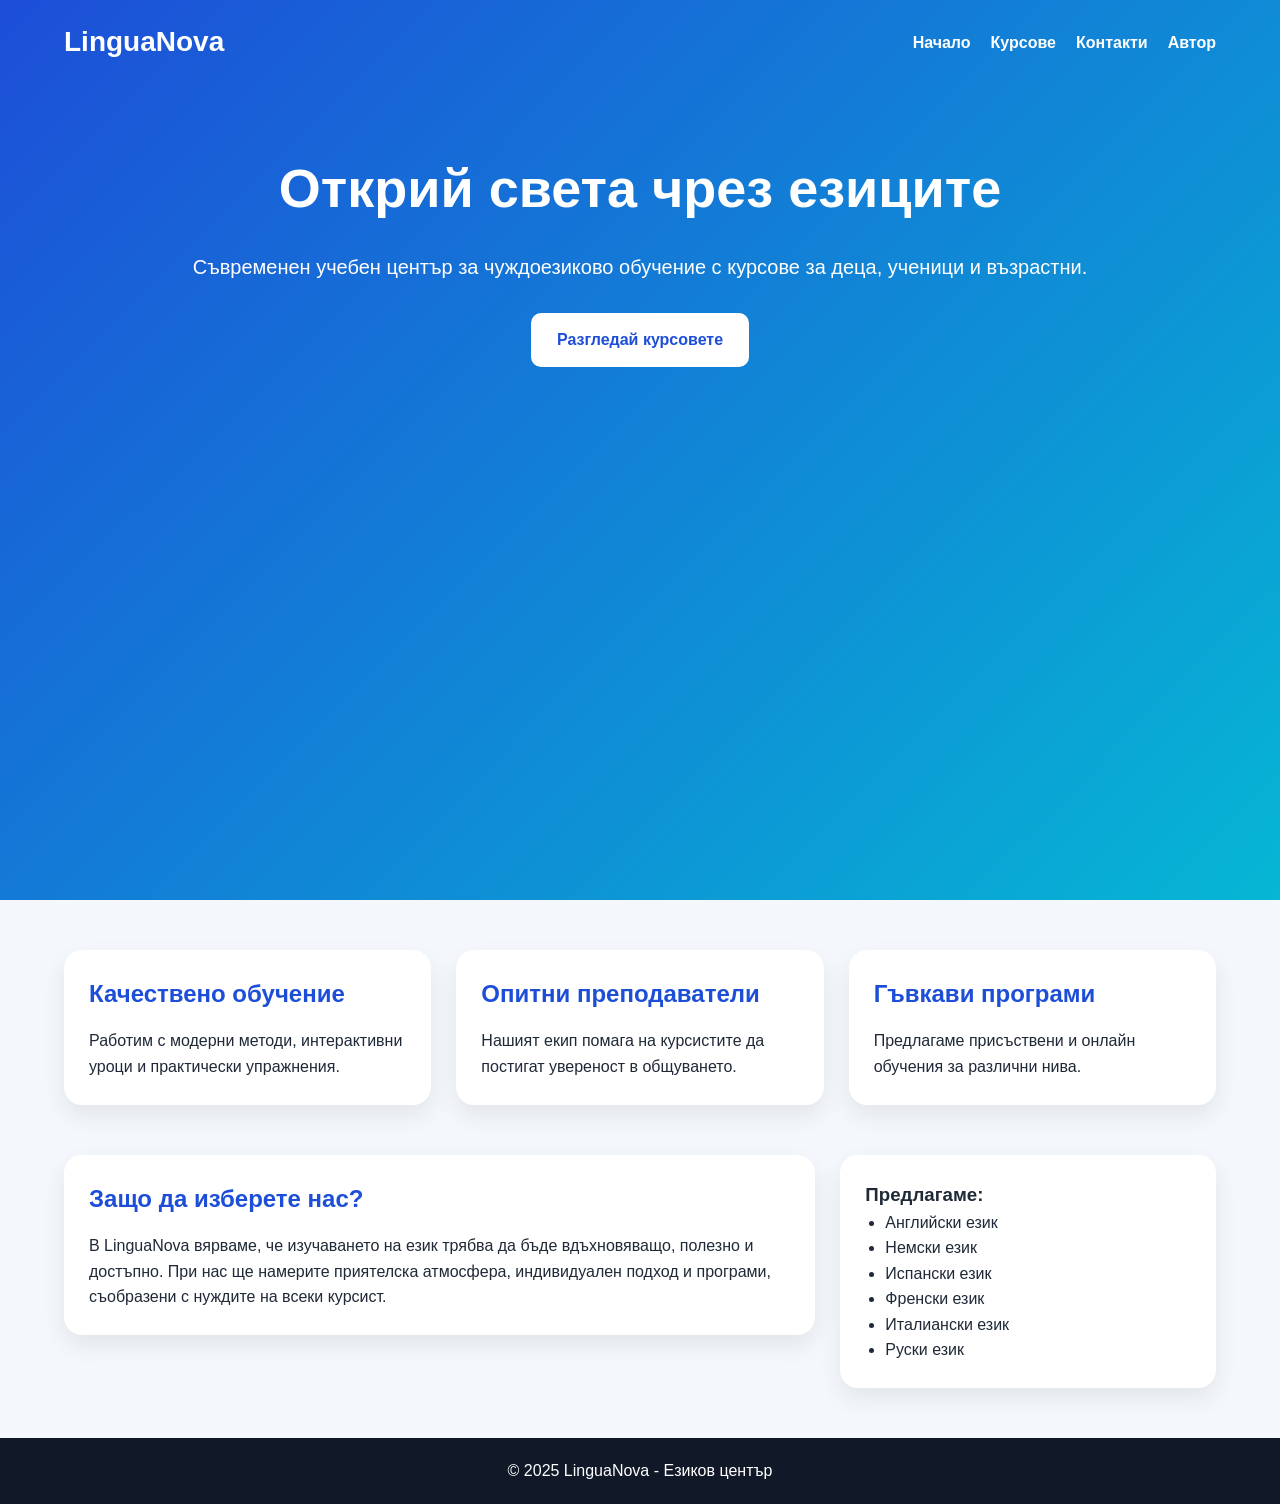
<file: index.html>
<!DOCTYPE html>
<html lang="bg">
<head>
    <meta charset="UTF-8">
    <meta name="viewport" content="width=device-width, initial-scale=1.0">
    <title>LinguaNova - Езиков център</title>
    <link rel="stylesheet" href="style.css">
</head>
<body>
    <header class="hero">
        <nav class="navbar">
            <div class="logo">LinguaNova</div>
            <ul class="nav-links">
                <li><a href="index.html">Начало</a></li>
                <li><a href="courses.html">Курсове</a></li>
                <li><a href="contacts.html">Контакти</a></li>
                <li><a href="author.html">Автор</a></li>
            </ul>
        </nav>

        <div class="hero-content">
            <h1>Открий света чрез езиците</h1>
            <p>Съвременен учебен център за чуждоезиково обучение с курсове за деца, ученици и възрастни.</p>
            <a href="courses.html" class="btn">Разгледай курсовете</a>
        </div>
    </header>

    <main class="container">
        <section class="cards">
            <div class="card fade-in">
                <h2>Качествено обучение</h2>
                <p>Работим с модерни методи, интерактивни уроци и практически упражнения.</p>
            </div>

            <div class="card fade-in">
                <h2>Опитни преподаватели</h2>
                <p>Нашият екип помага на курсистите да постигат увереност в общуването.</p>
            </div>

            <div class="card fade-in">
                <h2>Гъвкави програми</h2>
                <p>Предлагаме присъствени и онлайн обучения за различни нива.</p>
            </div>
        </section>

        <section class="info-section">
            <div class="info-text">
                <h2>Защо да изберете нас?</h2>
                <p>
                    В LinguaNova вярваме, че изучаването на език трябва да бъде вдъхновяващо, 
                    полезно и достъпно. При нас ще намерите приятелска атмосфера, 
                    индивидуален подход и програми, съобразени с нуждите на всеки курсист.
                </p>
            </div>
            <div class="info-box">
                <h3>Предлагаме:</h3>
                <ul>
                    <li>Английски език</li>
                    <li>Немски език</li>
                    <li>Испански език</li>
                    <li>Френски език</li>
                    <li>Италиански език</li>
                    <li>Руски език</li>
                </ul>
            </div>
        </section>
    </main>

    <footer>
        <p>© 2025 LinguaNova - Езиков център</p>
    </footer>
</body>
</html>
<script>
const elements = document.querySelectorAll('.fade-in');

const observer = new IntersectionObserver(entries => {
    entries.forEach(entry => {
        if (entry.isIntersecting) {
            entry.target.classList.add('show');
        }
    });
});

elements.forEach(el => observer.observe(el));
</script>
</file>
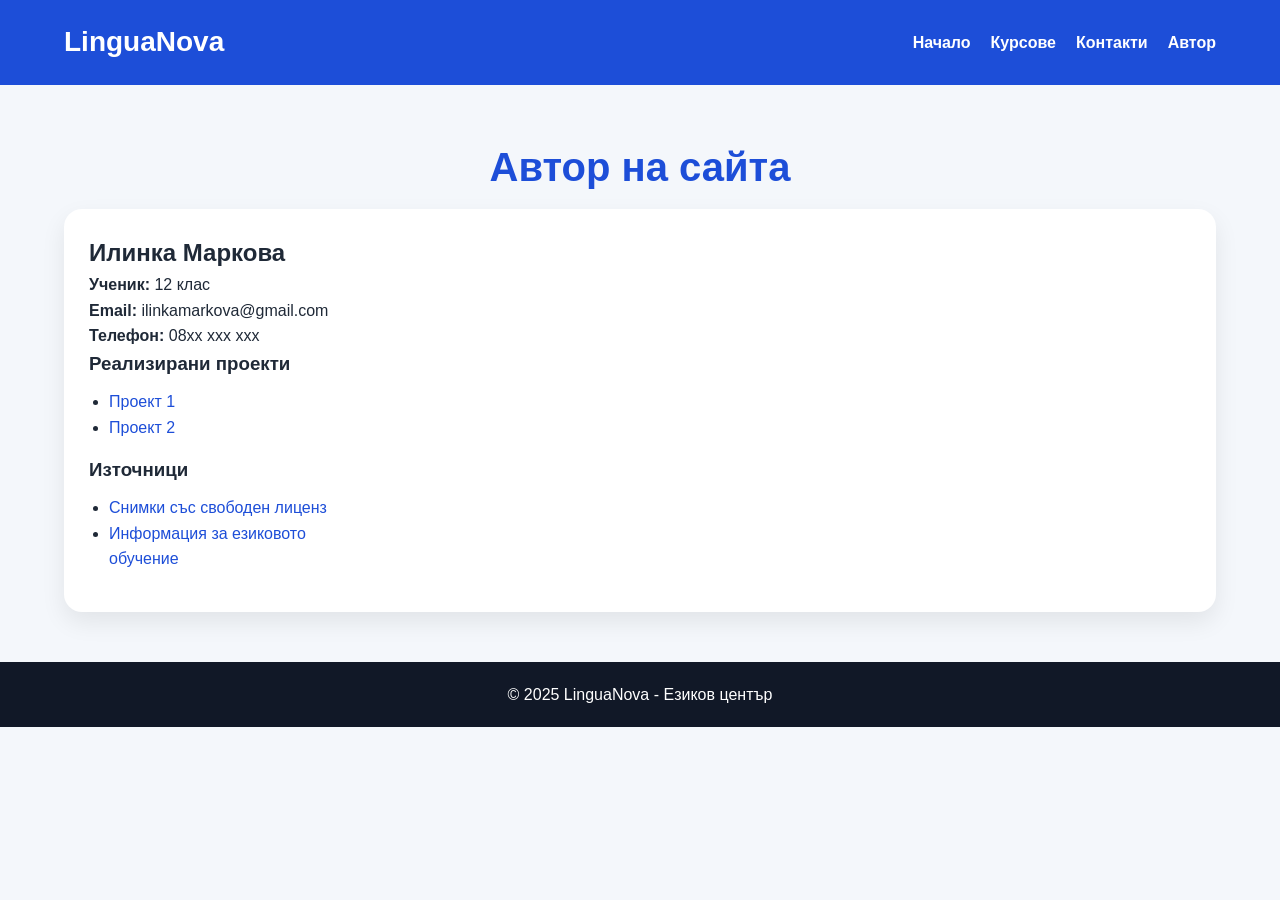
<file: author.html>
<!DOCTYPE html>
<html lang="bg">
<head>
    <meta charset="UTF-8">
    <meta name="viewport" content="width=device-width, initial-scale=1.0">
    <title>Автор - LinguaNova</title>
    <link rel="stylesheet" href="style.css">
</head>
<body>
    <nav class="navbar small-nav">
        <div class="logo">LinguaNova</div>
        <ul class="nav-links">
            <li><a href="index.html">Начало</a></li>
            <li><a href="courses.html">Курсове</a></li>
            <li><a href="contacts.html">Контакти</a></li>
            <li><a href="author.html">Автор</a></li>
        </ul>
    </nav>

    <main class="container">
        <h1 class="page-title">Автор на сайта</h1>

        <section class="author-card">
            <div class="author-info">
                <h2>Илинка Маркова</h2>
                <p><strong>Ученик:</strong> 12 клас</p>
                <p><strong>Email:</strong> ilinkamarkova@gmail.com</p>
                <p><strong>Телефон:</strong> 08xx xxx xxx</p>

                <h3>Реализирани проекти</h3>
                <ul>
                    <li><a href="#">Проект 1</a></li>
                    <li><a href="#">Проект 2</a></li>
                </ul>

                <h3>Източници</h3>
                <ul>
                    <li><a href="#">Снимки със свободен лиценз</a></li>
                    <li><a href="#">Информация за езиковото обучение</a></li>
                </ul>
            </div>
        </section>
    </main>

    <footer>
        <p>© 2025 LinguaNova - Езиков център</p>
    </footer>
</body>
</html>
</file>
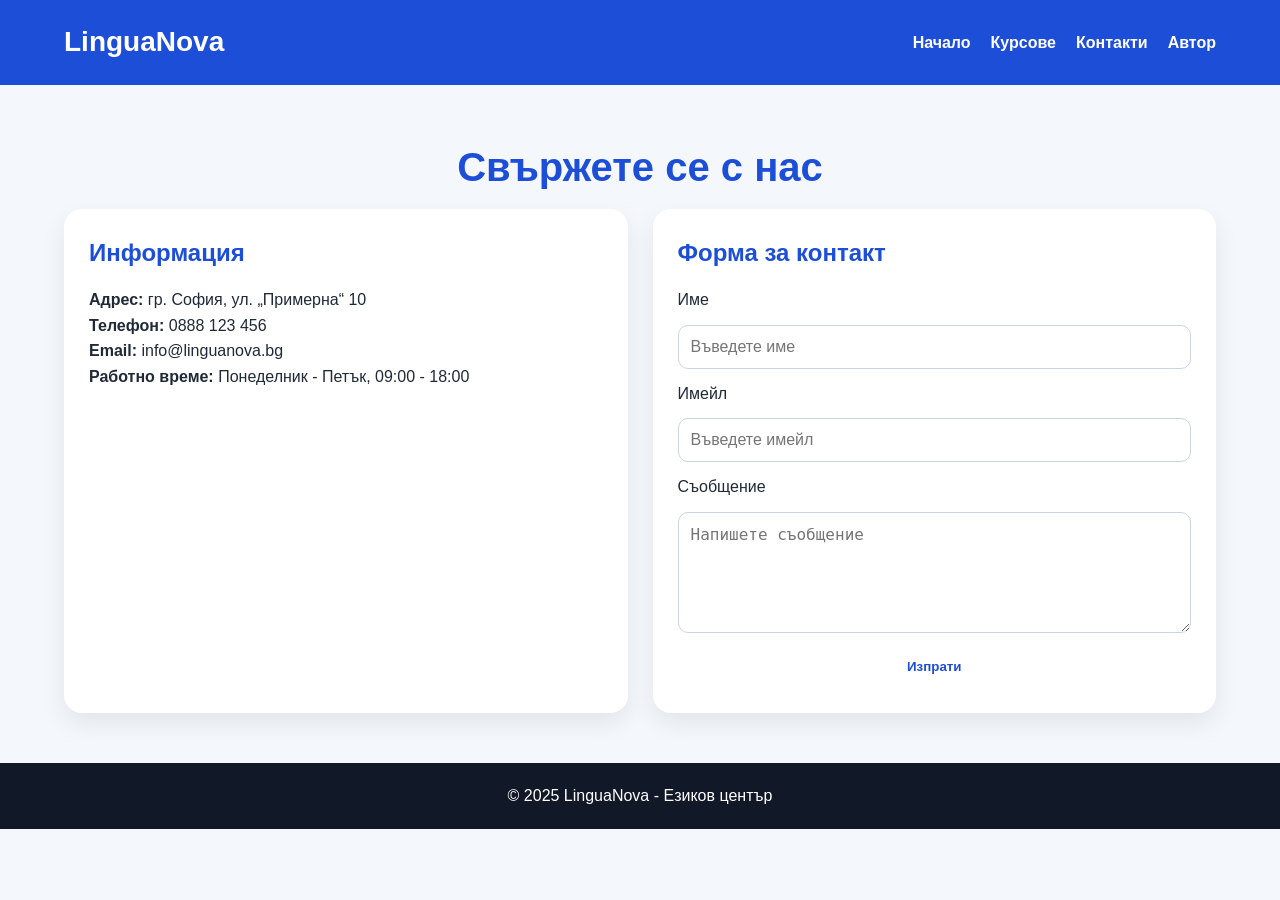
<file: contacts.html>
<!DOCTYPE html>
<html lang="bg">
<head>
    <meta charset="UTF-8">
    <meta name="viewport" content="width=device-width, initial-scale=1.0">
    <title>Контакти - LinguaNova</title>
    <link rel="stylesheet" href="style.css">
</head>
<body>
    <nav class="navbar small-nav">
        <div class="logo">LinguaNova</div>
        <ul class="nav-links">
            <li><a href="index.html">Начало</a></li>
            <li><a href="courses.html">Курсове</a></li>
            <li><a href="contacts.html">Контакти</a></li>
            <li><a href="author.html">Автор</a></li>
        </ul>
    </nav>

    <main class="container">
        <h1 class="page-title">Свържете се с нас</h1>

        <section class="contact-grid">
            <div class="contact-box">
                <h2>Информация</h2>
                <p><strong>Адрес:</strong> гр. София, ул. „Примерна“ 10</p>
                <p><strong>Телефон:</strong> 0888 123 456</p>
                <p><strong>Email:</strong> info@linguanova.bg</p>
                <p><strong>Работно време:</strong> Понеделник - Петък, 09:00 - 18:00</p>
            </div>

            <div class="contact-box">
                <h2>Форма за контакт</h2>
                <form>
                    <label for="name">Име</label>
                    <input type="text" id="name" placeholder="Въведете име" required>

                    <label for="email">Имейл</label>
                    <input type="email" id="email" placeholder="Въведете имейл" required>

                    <label for="message">Съобщение</label>
                    <textarea id="message" rows="5" placeholder="Напишете съобщение" required></textarea>

                    <button type="submit" class="btn">Изпрати</button>
                </form>
            </div>
        </section>
    </main>

    <footer>
        <p>© 2025 LinguaNova - Езиков център</p>
    </footer>
</body>
</html>
</file>
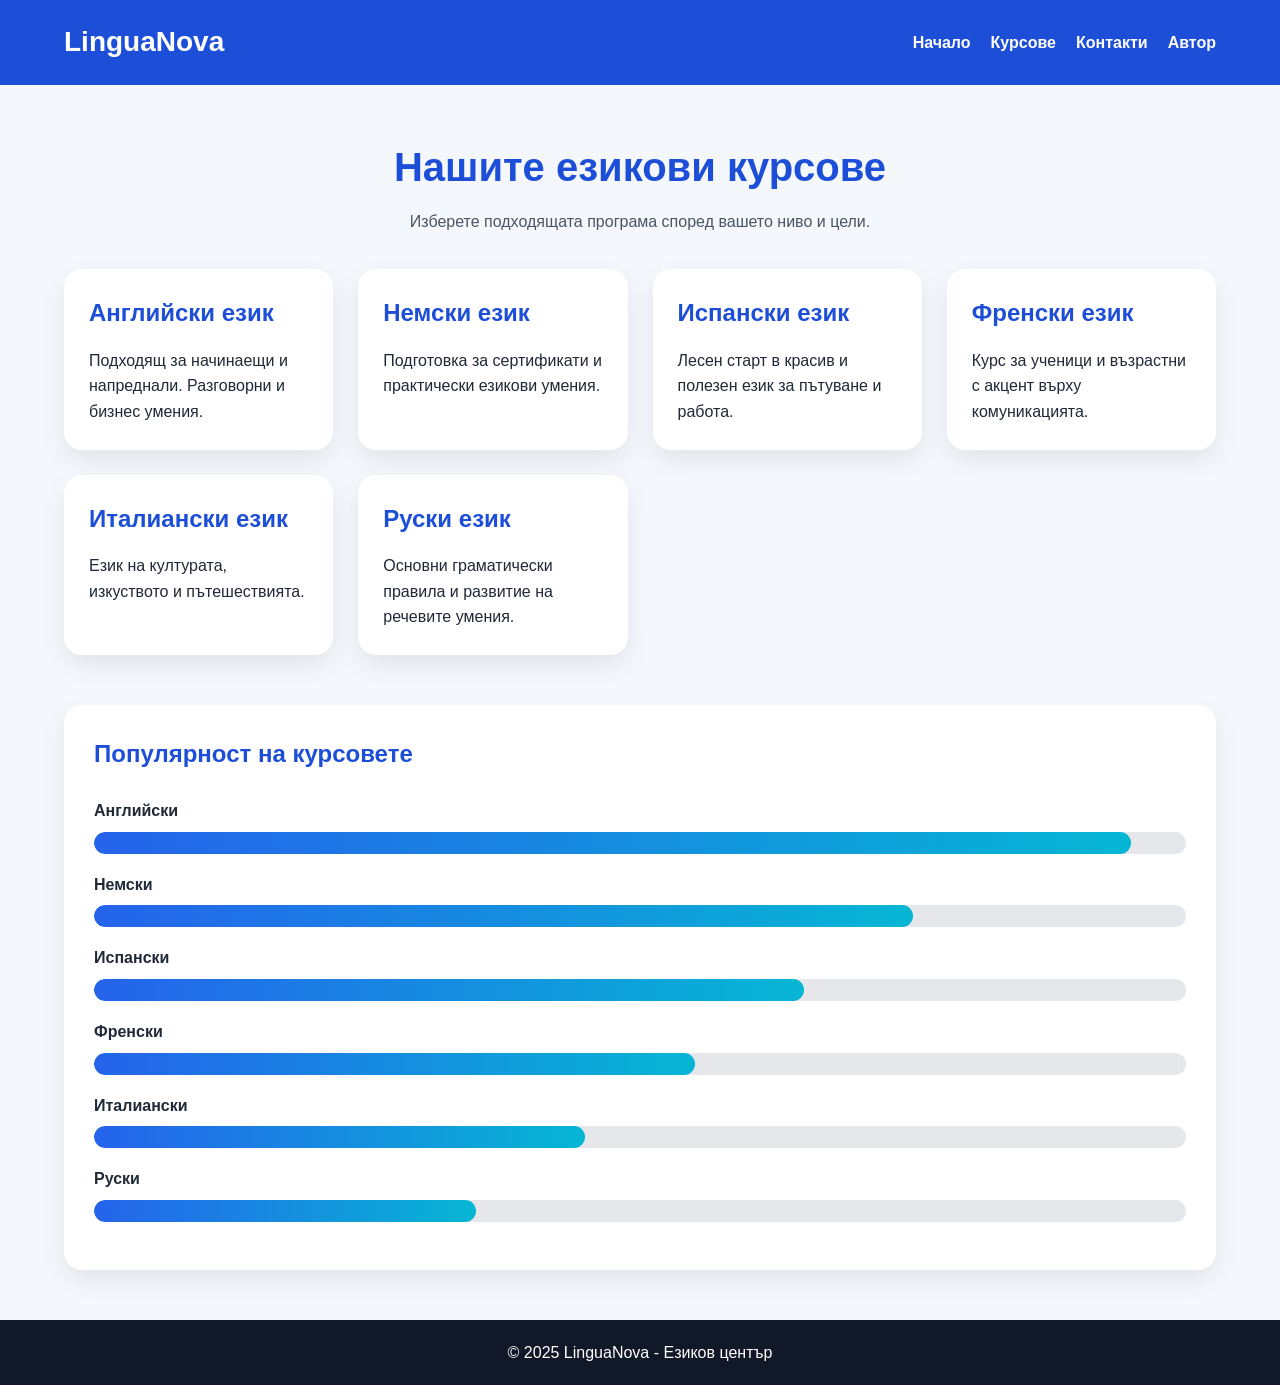
<file: courses.html>
<!DOCTYPE html>
<html lang="bg">
<head>
    <meta charset="UTF-8">
    <meta name="viewport" content="width=device-width, initial-scale=1.0">
    <title>Курсове - LinguaNova</title>
    <link rel="stylesheet" href="style.css">
</head>
<body>
    <nav class="navbar small-nav">
        <div class="logo">LinguaNova</div>
        <ul class="nav-links">
            <li><a href="index.html">Начало</a></li>
            <li><a href="courses.html">Курсове</a></li>
            <li><a href="contacts.html">Контакти</a></li>
            <li><a href="author.html">Автор</a></li>
        </ul>
    </nav>

    <main class="container">
        <h1 class="page-title">Нашите езикови курсове</h1>
        <p class="subtitle">Изберете подходящата програма според вашето ниво и цели.</p>

        <section class="cards">
            <div class="course-card">
                <h2>Английски език</h2>
                <p>Подходящ за начинаещи и напреднали. Разговорни и бизнес умения.</p>
            </div>
            <div class="course-card">
                <h2>Немски език</h2>
                <p>Подготовка за сертификати и практически езикови умения.</p>
            </div>
            <div class="course-card">
                <h2>Испански език</h2>
                <p>Лесен старт в красив и полезен език за пътуване и работа.</p>
            </div>
            <div class="course-card">
                <h2>Френски език</h2>
                <p>Курс за ученици и възрастни с акцент върху комуникацията.</p>
            </div>
            <div class="course-card">
                <h2>Италиански език</h2>
                <p>Език на културата, изкуството и пътешествията.</p>
            </div>
            <div class="course-card">
                <h2>Руски език</h2>
                <p>Основни граматически правила и развитие на речевите умения.</p>
            </div>
        </section>

        <section class="chart-section">
            <h2>Популярност на курсовете</h2>
            <div class="bars">
                <div class="bar-item">
                    <span>Английски</span>
                    <div class="bar"><div class="fill fill1"></div></div>
                </div>
                <div class="bar-item">
                    <span>Немски</span>
                    <div class="bar"><div class="fill fill2"></div></div>
                </div>
                <div class="bar-item">
                    <span>Испански</span>
                    <div class="bar"><div class="fill fill3"></div></div>
                </div>
                <div class="bar-item">
                    <span>Френски</span>
                    <div class="bar"><div class="fill fill4"></div></div>
                </div>
                <div class="bar-item">
                    <span>Италиански</span>
                    <div class="bar"><div class="fill fill5"></div></div>
                </div>
                <div class="bar-item">
                    <span>Руски</span>
                    <div class="bar"><div class="fill fill6"></div></div>
                </div>
            </div>
        </section>
    </main>

    <footer>
        <p>© 2025 LinguaNova - Езиков център</p>
    </footer>
</body>
</html>
</file>
<file: style.css>
* {
    margin: 0;
    padding: 0;
    box-sizing: border-box;
}

body {
    font-family: Arial, sans-serif;
    background: #f4f7fb;
    color: #1f2937;
    line-height: 1.6;
}

.hero {
    background: linear-gradient(135deg, #1d4ed8, #06b6d4);
    color: white;
    min-height: 100vh;
    padding: 20px 0;
}

.navbar {
    width: 90%;
    max-width: 1200px;
    margin: 0 auto 40px auto;
    display: flex;
    justify-content: space-between;
    align-items: center;
    flex-wrap: wrap;
    gap: 15px;
}

.small-nav {
    background: #1d4ed8;
    padding: 20px 5%;
    margin: 0;
    width: 100%;
    max-width: 100%;
}

.logo {
    font-size: 28px;
    font-weight: bold;
    color: white;
}

.nav-links {
    display: flex;
    list-style: none;
    gap: 20px;
    flex-wrap: wrap;
}

.nav-links a {
    color: white;
    text-decoration: none;
    font-weight: bold;
    transition: 0.3s;
}

.nav-links a:hover {
    color: #dbeafe;
}

.hero-content {
    width: 90%;
    max-width: 900px;
    margin: 80px auto;
    text-align: center;
}

.hero-content h1 {
    font-size: 54px;
    margin-bottom: 20px;
}

.hero-content p {
    font-size: 20px;
    margin-bottom: 30px;
}

.btn {
    display: inline-block;
    background: white;
    color: #1d4ed8;
    padding: 14px 26px;
    border-radius: 10px;
    text-decoration: none;
    font-weight: bold;
    border: none;
    cursor: pointer;
    transition: 0.3s;
}

.btn:hover {
    background: #dbeafe;
}

.container {
    width: 90%;
    max-width: 1200px;
    margin: 50px auto;
}

.cards {
    display: grid;
    grid-template-columns: repeat(auto-fit, minmax(260px, 1fr));
    gap: 25px;
    margin-bottom: 50px;
}

.card,
.course-card,
.contact-box,
.author-card,
.info-box {
    background: white;
    border-radius: 18px;
    padding: 25px;
    box-shadow: 0 10px 25px rgba(0, 0, 0, 0.08);
}

.card h2,
.course-card h2,
.contact-box h2,
.info-text h2 {
    margin-bottom: 15px;
    color: #1d4ed8;
}

.info-section {
    display: grid;
    grid-template-columns: 2fr 1fr;
    gap: 25px;
    align-items: start;
    margin-bottom: 50px;
}

.info-text {
    background: white;
    border-radius: 18px;
    padding: 25px;
    box-shadow: 0 10px 25px rgba(0, 0, 0, 0.08);
}

.info-box ul {
    padding-left: 20px;
}

.page-title {
    text-align: center;
    font-size: 40px;
    margin-bottom: 10px;
    color: #1d4ed8;
}

.subtitle {
    text-align: center;
    margin-bottom: 35px;
    color: #4b5563;
}

.chart-section {
    background: white;
    border-radius: 18px;
    padding: 30px;
    box-shadow: 0 10px 25px rgba(0, 0, 0, 0.08);
    margin-bottom: 50px;
}

.chart-section h2 {
    margin-bottom: 25px;
    color: #1d4ed8;
}

.bar-item {
    margin-bottom: 18px;
}

.bar-item span {
    display: block;
    margin-bottom: 8px;
    font-weight: bold;
}

.bar {
    width: 100%;
    height: 22px;
    background: #e5e7eb;
    border-radius: 999px;
    overflow: hidden;
}

.fill {
    height: 100%;
    border-radius: 999px;
    background: linear-gradient(90deg, #2563eb, #06b6d4);
}

.fill1 { width: 95%; }
.fill2 { width: 75%; }
.fill3 { width: 65%; }
.fill4 { width: 55%; }
.fill5 { width: 45%; }
.fill6 { width: 35%; }

.contact-grid {
    display: grid;
    grid-template-columns: 1fr 1fr;
    gap: 25px;
    margin-bottom: 50px;
}

form {
    display: flex;
    flex-direction: column;
    gap: 12px;
}

input,
textarea {
    padding: 12px;
    border: 1px solid #cbd5e1;
    border-radius: 10px;
    font-size: 16px;
}

.author-card {
    display: grid;
    grid-template-columns: 250px 1fr;
    gap: 30px;
    align-items: start;
}

.author-photo {
    height: 250px;
    background: linear-gradient(135deg, #dbeafe, #bfdbfe);
    border-radius: 18px;
    display: flex;
    align-items: center;
    justify-content: center;
    color: #1d4ed8;
    font-weight: bold;
    font-size: 20px;
}

.author-info ul {
    padding-left: 20px;
    margin-top: 10px;
    margin-bottom: 15px;
}

.author-info a {
    color: #1d4ed8;
    text-decoration: none;
}

footer {
    background: #111827;
    color: white;
    text-align: center;
    padding: 20px;
    margin-top: 30px;
}

@media (max-width: 768px) {
    .hero-content h1 {
        font-size: 36px;
    }

    .hero-content p {
        font-size: 18px;
    }

    .info-section,
    .contact-grid,
    .author-card {
        grid-template-columns: 1fr;
    }

    .navbar {
        flex-direction: column;
        align-items: flex-start;
    }

    .nav-links {
        flex-direction: column;
        gap: 10px;
    }

.fade-in {
    opacity: 0;
    transform: translateY(80px); /* по-голямо разстояние */
    transition: 1.2s ease;
}

.fade-in.show {
    opacity: 1;
    transform: translateY(0);
}
.btn {
    display: inline-block;
    background: white;
    color: #1d4ed8;
    padding: 14px 26px;
    border-radius: 10px;
    text-decoration: none;
    font-weight: bold;
    border: none;
    cursor: pointer;

    transition: transform 0.3s ease, background 0.3s ease;
}

.btn:hover {
    transform: scale(1.1);
    background: #dbeafe;
}
</file>
